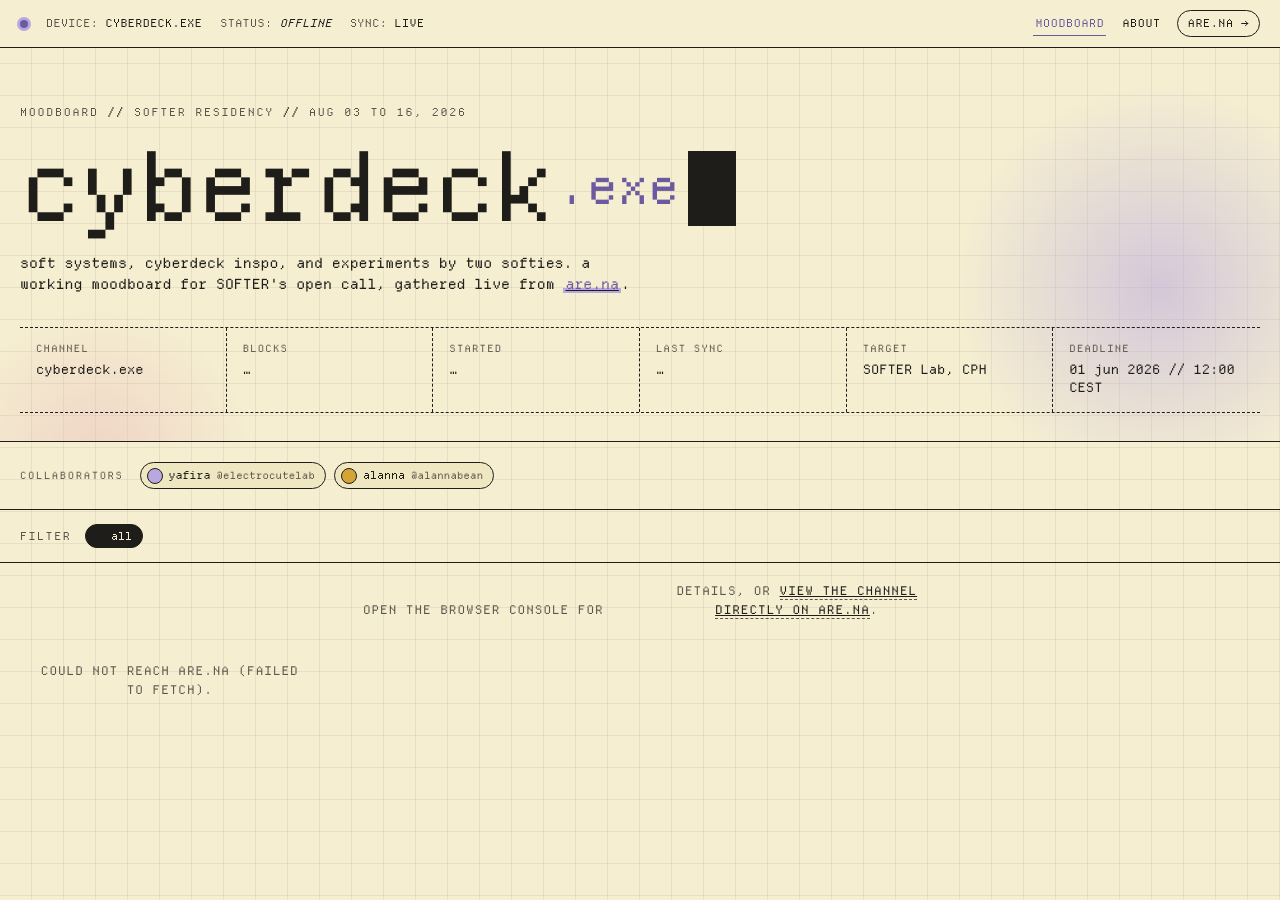
<file: index.html>
<!doctype html>
<html lang="en">
  <head>
    <meta charset="utf-8" />
    <meta
      name="viewport"
      content="width=device-width, initial-scale=1, viewport-fit=cover"
    />
    <title>cyberdeck.exe / moodboard</title>
    <meta
      name="description"
      content="incoming ~ soft systems, cyberdeck inspo, and experiments by two softies. a moodboard by yafira & alanna for SOFTER's cyberdeck residency open call."
    />
    <meta property="og:title" content="cyberdeck.exe // moodboard" />
    <meta
      property="og:description"
      content="incoming ~ soft systems, cyberdeck inspo, and experiments by two softies"
    />

    <link rel="preconnect" href="https://fonts.googleapis.com" />
    <link rel="preconnect" href="https://fonts.gstatic.com" crossorigin />
    <link
      href="https://fonts.googleapis.com/css2?family=IBM+Plex+Mono:wght@300;400;500;600;700&display=swap"
      rel="stylesheet"
    />

    <link rel="stylesheet" href="style.css" />
  </head>
  <body>
    <!-- top status strip, like a hardware spec header -->
    <div class="spec-strip" role="banner">
      <span class="dot" aria-hidden="true"></span>
      <span><span class="k">device:</span> cyberdeck.exe</span>
      <span
        ><span class="k">status:</span> <em id="status-text">booting</em></span
      >
      <span><span class="k">sync:</span> <span id="sync-time">live</span></span>
      <span class="grow"></span>
      <nav class="nav">
        <a class="nav-link" href="/" aria-current="page">moodboard</a>
        <a class="nav-link" href="/about">about</a>
        <a
          class="nav-link action"
          href="https://www.are.na/yafira/cyberdeck-exe-9tnkemv_c50"
          target="_blank"
          rel="noopener"
          >are.na &rarr;</a
        >
      </nav>
    </div>

    <!-- masthead -->
    <header class="masthead">
      <div class="masthead-inner">
        <div class="crumb">
          moodboard <b>// </b> SOFTER residency <b>// </b> aug 03 to 16, 2026
        </div>
        <h1 class="title">
          cyberdeck<span class="ext">.exe</span
          ><span class="cursor" aria-hidden="true"></span>
        </h1>
        <p class="tagline">
          soft systems, cyberdeck inspo, and experiments by two softies. a
          working moodboard for SOFTER's open call, gathered live from
          <a
            href="https://www.are.na/yafira/cyberdeck-exe-9tnkemv_c50"
            target="_blank"
            rel="noopener"
            ><em>are.na</em></a
          >.
        </p>

        <div class="datasheet" id="datasheet">
          <div class="cell">
            <span class="k">channel</span><span class="v">cyberdeck.exe</span>
          </div>
          <div class="cell">
            <span class="k">blocks</span><span class="v" id="ds-count">…</span>
          </div>
          <div class="cell">
            <span class="k">started</span
            ><span class="v" id="ds-started">…</span>
          </div>
          <div class="cell">
            <span class="k">last sync</span
            ><span class="v" id="ds-updated">…</span>
          </div>
          <div class="cell">
            <span class="k">target</span><span class="v">SOFTER Lab, CPH</span>
          </div>
          <div class="cell">
            <span class="k">deadline</span
            ><span class="v">01 jun 2026 // 12:00 CEST</span>
          </div>
        </div>
      </div>
    </header>

    <!-- collaborators -->
    <div class="collab-row" id="collab-row">
      <span class="label">collaborators</span>
      <a
        class="chip"
        href="https://instagram.com/electrocutelab"
        target="_blank"
        rel="noopener"
      >
        <span class="swatch" style="background: var(--lav)"></span>
        <span class="name">yafira</span>
        <span class="handle">@electrocutelab</span>
      </a>
      <a
        class="chip"
        href="https://instagram.com/alannabean"
        target="_blank"
        rel="noopener"
      >
        <span class="swatch" style="background: var(--mustard)"></span>
        <span class="name">alanna</span>
        <span class="handle">@alannabean</span>
      </a>
    </div>

    <!-- open call brief moved to about.html -->

    <!-- type legend / filters -->
    <div class="legend" id="legend">
      <span class="label">filter</span>
      <button data-type="all" aria-pressed="true">
        <span class="sw" style="background: var(--ink)"></span>all
      </button>
      <span class="count" id="visible-count"></span>
    </div>

    <!-- grid -->
    <main id="grid" class="grid" aria-live="polite">
      <div class="status"><span class="blink">loading channel</span></div>
    </main>

    <script src="script.js"></script>
  </body>
</html>
</file>
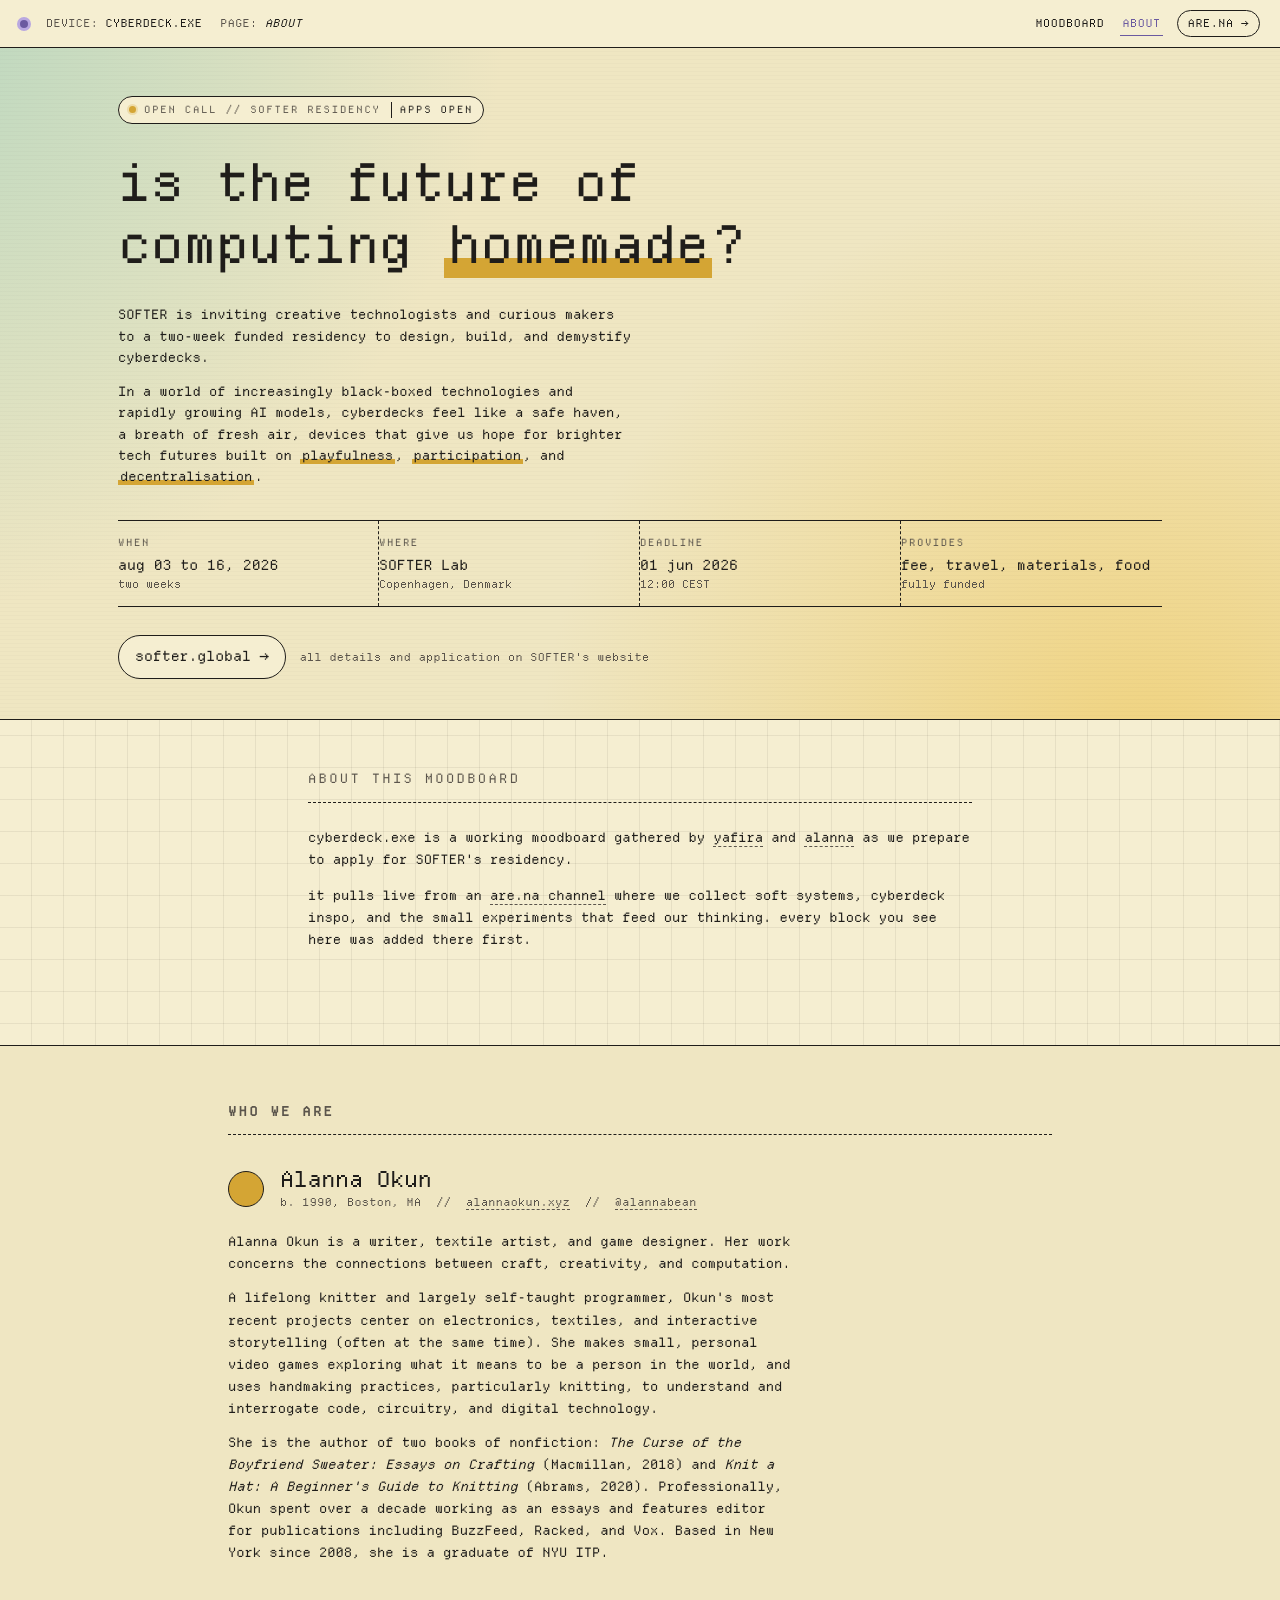
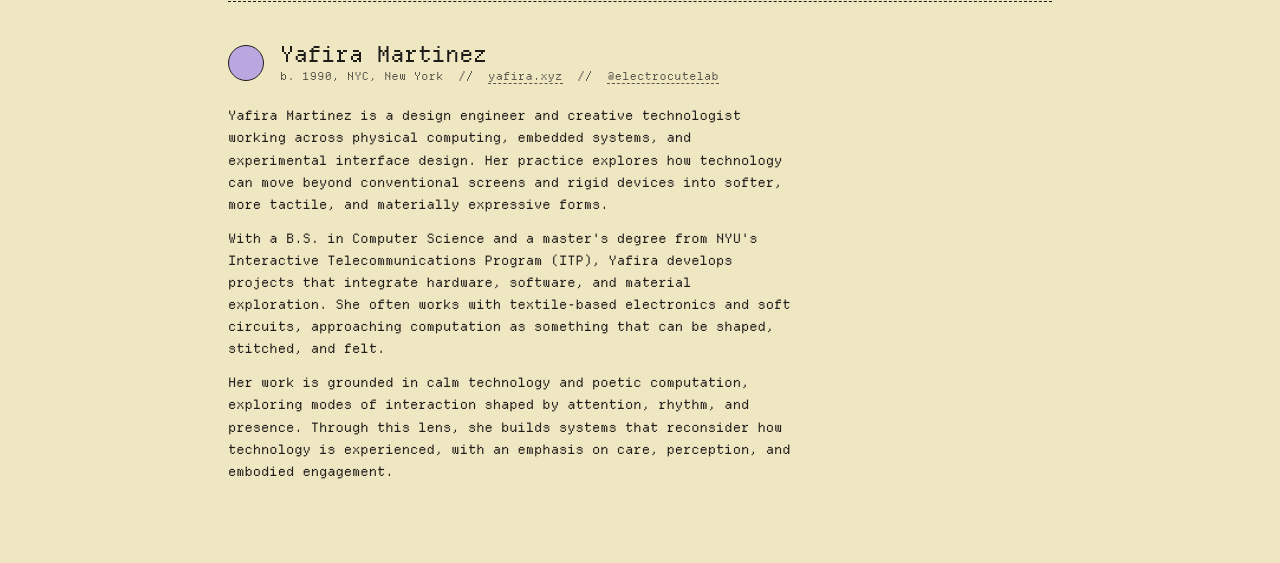
<file: about.html>
<!doctype html>
<html lang="en">
<head>
<meta charset="utf-8" />
<meta name="viewport" content="width=device-width, initial-scale=1, viewport-fit=cover" />
<title>about // cyberdeck.exe</title>
<meta name="description" content="open call: SOFTER residency for cyberdeck design and demystification. cyberdeck.exe is a moodboard by yafira & alanna." />
<meta property="og:title" content="about // cyberdeck.exe" />
<meta property="og:description" content="open call: is the future of computing homemade?" />

<link rel="preconnect" href="https://fonts.googleapis.com">
<link rel="preconnect" href="https://fonts.gstatic.com" crossorigin>
<link href="https://fonts.googleapis.com/css2?family=IBM+Plex+Mono:wght@300;400;500;600;700&display=swap" rel="stylesheet">

<link rel="stylesheet" href="style.css">
</head>
<body class="page-about">

<!-- top status strip -->
<div class="spec-strip" role="banner">
  <span class="dot" aria-hidden="true"></span>
  <span><span class="k">device:</span> cyberdeck.exe</span>
  <span><span class="k">page:</span> <em>about</em></span>
  <span class="grow"></span>
  <nav class="nav">
    <a class="nav-link" href="/">moodboard</a>
    <a class="nav-link" href="/about" aria-current="page">about</a>
    <a class="nav-link action" href="https://www.are.na/yafira/cyberdeck-exe-9tnkemv_c50" target="_blank" rel="noopener">are.na &rarr;</a>
  </nav>
</div>

<!-- open call brief -->
<section class="brief" aria-labelledby="brief-heading">
  <div class="brief-inner">
    <div class="brief-tag">
      <span class="brief-tag-dot"></span>
      <span>open call // SOFTER residency</span>
      <span class="brief-tag-status">apps open</span>
    </div>

    <h1 id="brief-heading" class="brief-question">
      Is the future of computing <em>homemade</em>?
    </h1>

    <div class="brief-prose">
      <p>
        SOFTER is inviting creative technologists and curious makers to a two-week funded
        residency to design, build, and demystify cyberdecks.
      </p>
      <p>
        In a world of increasingly black-boxed technologies and rapidly growing AI models,
        cyberdecks feel like a safe haven, a breath of fresh air, devices that give us hope
        for brighter tech futures built on <b>playfulness</b>, <b>participation</b>, and
        <b>decentralisation</b>.
      </p>
    </div>

    <dl class="brief-specs">
      <div class="brief-spec">
        <dt>when</dt>
        <dd>aug 03 to 16, 2026 <span class="brief-sub">two weeks</span></dd>
      </div>
      <div class="brief-spec">
        <dt>where</dt>
        <dd>SOFTER Lab <span class="brief-sub">Copenhagen, Denmark</span></dd>
      </div>
      <div class="brief-spec">
        <dt>deadline</dt>
        <dd>01 jun 2026 <span class="brief-sub">12:00 CEST</span></dd>
      </div>
      <div class="brief-spec">
        <dt>provides</dt>
        <dd>fee, travel, materials, food <span class="brief-sub">fully funded</span></dd>
      </div>
    </dl>

    <div class="brief-cta">
      <a class="brief-link" href="https://softer.global" target="_blank" rel="noopener">
        softer.global &rarr;
      </a>
      <span class="brief-note">all details and application on SOFTER's website</span>
    </div>
  </div>
</section>

<!-- about this site -->
<section class="about-meta">
  <div class="about-meta-inner">
    <h2 class="about-meta-heading">about this moodboard</h2>
    <p>
      <span class="lead">cyberdeck.exe</span> is a working moodboard gathered by
      <a href="https://instagram.com/electrocutelab" target="_blank" rel="noopener">yafira</a>
      and
      <a href="https://instagram.com/alannabean" target="_blank" rel="noopener">alanna</a>
      as we prepare to apply for SOFTER's residency.
    </p>
    <p>
      it pulls live from an
      <a href="https://www.are.na/yafira/cyberdeck-exe-9tnkemv_c50" target="_blank" rel="noopener">are.na channel</a>
      where we collect soft systems, cyberdeck inspo, and the small experiments that feed
      our thinking. every block you see here was added there first.
    </p>
  </div>
</section>

<!-- bios -->
<section class="bios">
  <div class="bios-inner">
    <h2 class="bios-heading">who we are</h2>

    <article class="bio">
      <header class="bio-head">
        <span class="swatch" style="background: var(--mustard)"></span>
        <div class="bio-id">
          <h3 class="bio-name">Alanna Okun</h3>
          <p class="bio-meta">b. 1990, Boston, MA &nbsp;//&nbsp; <a href="https://www.alannaokun.xyz" target="_blank" rel="noopener">alannaokun.xyz</a> &nbsp;//&nbsp; <a href="https://instagram.com/alannabean" target="_blank" rel="noopener">@alannabean</a></p>
        </div>
      </header>
      <div class="bio-body">
        <p>Alanna Okun is a writer, textile artist, and game designer. Her work concerns the connections between craft, creativity, and computation.</p>
        <p>A lifelong knitter and largely self-taught programmer, Okun's most recent projects center on electronics, textiles, and interactive storytelling (often at the same time). She makes small, personal video games exploring what it means to be a person in the world, and uses handmaking practices, particularly knitting, to understand and interrogate code, circuitry, and digital technology.</p>
        <p>She is the author of two books of nonfiction: <em>The Curse of the Boyfriend Sweater: Essays on Crafting</em> (Macmillan, 2018) and <em>Knit a Hat: A Beginner's Guide to Knitting</em> (Abrams, 2020). Professionally, Okun spent over a decade working as an essays and features editor for publications including BuzzFeed, Racked, and Vox. Based in New York since 2008, she is a graduate of NYU ITP.</p>
      </div>
    </article>

    <article class="bio">
      <header class="bio-head">
        <span class="swatch" style="background: var(--lav)"></span>
        <div class="bio-id">
          <h3 class="bio-name">Yafira Martinez</h3>
          <p class="bio-meta">b. 1990, NYC, New York &nbsp;//&nbsp; <a href="https://yafira.xyz" target="_blank" rel="noopener">yafira.xyz</a> &nbsp;//&nbsp; <a href="https://instagram.com/electrocutelab" target="_blank" rel="noopener">@electrocutelab</a></p>
        </div>
      </header>
      <div class="bio-body">
        <p>Yafira Martinez is a design engineer and creative technologist working across physical computing, embedded systems, and experimental interface design. Her practice explores how technology can move beyond conventional screens and rigid devices into softer, more tactile, and materially expressive forms.</p>
        <p>With a B.S. in Computer Science and a master's degree from NYU's Interactive Telecommunications Program (ITP), Yafira develops projects that integrate hardware, software, and material exploration. She often works with textile-based electronics and soft circuits, approaching computation as something that can be shaped, stitched, and felt.</p>
        <p>Her work is grounded in calm technology and poetic computation, exploring modes of interaction shaped by attention, rhythm, and presence. Through this lens, she builds systems that reconsider how technology is experienced, with an emphasis on care, perception, and embodied engagement.</p>
      </div>
    </article>
  </div>
</section>

</body>
</html>
</file>
<file: style.css>
/* Departure Mono by Helena Zhang, SIL OFL license.
     Download from https://departuremono.com and drop the files into ./fonts/ */
@font-face {
  font-family: "Departure Mono";
  src:
    url("fonts/DepartureMono-Regular.woff2") format("woff2"),
    url("fonts/DepartureMono-Regular.otf") format("opentype");
  font-weight: 400;
  font-style: normal;
  font-display: swap;
}

:root {
  --bg: #f5eed1; /* mac beige, pushed pastel yellow */
  --paper: #efe6c2; /* paper card, slightly deeper */
  --ink: #1f1d1a; /* near-black ink */
  --ink-soft: #5b554c;
  --rule: #1f1d1a;
  --lav: #b9a8e0;
  --lav-deep: #6b5aa0;
  --blush: #e8b3b6;
  --mint: #b5d6bf;
  --butter: #f0d27c;
  --sky: #a9c6e0;
  --peach: #ebbf9b;
  --mustard: #d4a534;
  --grid-line: rgba(31, 29, 26, 0.07);
}
* {
  box-sizing: border-box;
}
html,
body {
  margin: 0;
  padding: 0;
}
body {
  background: var(--bg);
  color: var(--ink);
  font-family: "Departure Mono", "IBM Plex Mono", ui-monospace, monospace;
  font-size: 13px;
  line-height: 1.55;
  -webkit-font-smoothing: antialiased;
  text-rendering: geometricPrecision;
  background-image:
    linear-gradient(var(--grid-line) 1px, transparent 1px),
    linear-gradient(90deg, var(--grid-line) 1px, transparent 1px);
  background-size: 32px 32px;
  background-position: -1px -1px;
}

::selection {
  background: var(--lav);
  color: var(--ink);
}

a {
  color: inherit;
}

/* top spec strip */
.spec-strip {
  border-bottom: 1.5px solid var(--rule);
  padding: 10px 20px;
  display: flex;
  gap: 18px;
  align-items: center;
  flex-wrap: wrap;
  font-size: 11px;
  letter-spacing: 0.04em;
  text-transform: uppercase;
  background: var(--bg);
  position: sticky;
  top: 0;
  z-index: 50;
  backdrop-filter: blur(8px);
}
.spec-strip .dot {
  width: 8px;
  height: 8px;
  border-radius: 50%;
  background: var(--lav-deep);
  box-shadow: 0 0 0 3px var(--lav);
  animation: pulse 2.4s ease-in-out infinite;
}
@keyframes pulse {
  0%,
  100% {
    box-shadow: 0 0 0 3px var(--lav);
  }
  50% {
    box-shadow: 0 0 0 6px transparent;
  }
}
.spec-strip span.k {
  color: var(--ink-soft);
}
.spec-strip .grow {
  flex: 1;
}

.nav {
  display: inline-flex;
  align-items: center;
  gap: 14px;
}
.nav-link {
  text-decoration: none;
  color: var(--ink);
  font-size: 11px;
  letter-spacing: 0.06em;
  text-transform: uppercase;
  padding: 3px 2px;
  border-bottom: 1.5px solid transparent;
  transition:
    border-color 0.15s,
    color 0.15s;
}
.nav-link:hover {
  border-bottom-color: var(--ink);
}
.nav-link[aria-current="page"] {
  border-bottom-color: var(--lav-deep);
  color: var(--lav-deep);
  font-weight: 500;
}
.nav-link.action {
  padding: 4px 10px;
  border: 1px solid var(--rule);
  border-radius: 999px;
  transition:
    background 0.2s,
    color 0.2s;
}
.nav-link.action:hover {
  background: var(--ink);
  color: var(--bg);
  border-color: var(--ink);
}

/* masthead */
.masthead {
  padding: 56px 20px 28px;
  border-bottom: 1.5px solid var(--rule);
  position: relative;
  overflow: hidden;
}
.masthead::before {
  content: "";
  position: absolute;
  top: 0;
  right: -120px;
  width: 480px;
  height: 480px;
  background: radial-gradient(circle at center, var(--lav) 0%, transparent 60%);
  opacity: 0.55;
  pointer-events: none;
}
.masthead::after {
  content: "";
  position: absolute;
  bottom: -200px;
  left: -80px;
  width: 360px;
  height: 360px;
  background: radial-gradient(
    circle at center,
    var(--blush) 0%,
    transparent 60%
  );
  opacity: 0.45;
  pointer-events: none;
}
.masthead-inner {
  position: relative;
  z-index: 1;
  max-width: 1400px;
  margin: 0 auto;
}

.crumb {
  font-size: 11px;
  letter-spacing: 0.16em;
  text-transform: uppercase;
  color: var(--ink-soft);
  margin-bottom: 18px;
}
.crumb b {
  color: var(--ink);
  font-weight: 500;
}

h1.title {
  font-family: "Departure Mono", "IBM Plex Mono", monospace;
  font-weight: 400;
  font-size: clamp(40px, 7.5vw, 116px);
  line-height: 1;
  letter-spacing: -0.02em;
  margin: 0 0 18px;
  color: var(--ink);
  text-transform: lowercase;
}
h1.title .ext {
  font-family: "Departure Mono", "IBM Plex Mono", monospace;
  font-weight: 400;
  font-size: 0.5em;
  letter-spacing: 0;
  vertical-align: 0.35em;
  color: var(--lav-deep);
  margin-left: 4px;
}
h1.title .cursor {
  display: inline-block;
  width: 0.5em;
  height: 0.78em;
  background: var(--ink);
  vertical-align: -0.05em;
  margin-left: 0.1em;
  animation: blink 1.1s steps(2, end) infinite;
}
@keyframes blink {
  50% {
    opacity: 0;
  }
}

.tagline {
  max-width: 640px;
  font-size: 14px;
  line-height: 1.5;
  color: var(--ink);
}
.tagline em {
  font-family: "Departure Mono", "IBM Plex Mono", monospace;
  font-style: normal;
  font-weight: 400;
  color: var(--lav-deep);
  background: linear-gradient(
    0deg,
    var(--lav) 0%,
    var(--lav) 30%,
    transparent 30%
  );
  padding: 0 2px;
}

/* datasheet (specs grid) */
.datasheet {
  display: grid;
  grid-template-columns: repeat(auto-fit, minmax(160px, 1fr));
  border-top: 1px dashed var(--rule);
  border-bottom: 1px dashed var(--rule);
  margin-top: 32px;
}
.datasheet .cell {
  padding: 14px 16px;
  border-right: 1px dashed var(--rule);
  font-size: 11px;
  line-height: 1.45;
}
.datasheet .cell:last-child {
  border-right: none;
}
.datasheet .cell .k {
  display: block;
  color: var(--ink-soft);
  letter-spacing: 0.12em;
  text-transform: uppercase;
  font-size: 10px;
  margin-bottom: 4px;
}
.datasheet .cell .v {
  color: var(--ink);
  font-weight: 500;
  font-size: 13px;
}
@media (max-width: 720px) {
  .datasheet {
    grid-template-columns: repeat(2, 1fr);
  }
  .datasheet .cell:nth-child(2n) {
    border-right: none;
  }
  .datasheet .cell {
    border-bottom: 1px dashed var(--rule);
  }
  .datasheet .cell:nth-last-child(-n + 2) {
    border-bottom: none;
  }
}

/* collaborator chips */
.collab-row {
  display: flex;
  gap: 8px;
  flex-wrap: wrap;
  padding: 20px;
  border-bottom: 1.5px solid var(--rule);
  align-items: center;
}
.collab-row .label {
  font-size: 10px;
  text-transform: uppercase;
  letter-spacing: 0.16em;
  color: var(--ink-soft);
  margin-right: 8px;
}
.chip {
  display: inline-flex;
  align-items: center;
  gap: 6px;
  padding: 4px 10px 4px 6px;
  border: 1px solid var(--rule);
  border-radius: 999px;
  font-size: 11px;
  text-decoration: none;
  background: var(--paper);
  transition: transform 0.15s;
}
.chip:hover {
  transform: translate(-1px, -1px);
  box-shadow: 2px 2px 0 var(--rule);
}
.chip .swatch {
  width: 16px;
  height: 16px;
  border-radius: 50%;
  border: 1px solid var(--rule);
  flex-shrink: 0;
}
.chip .handle {
  color: var(--ink-soft);
  font-size: 10px;
  letter-spacing: 0.02em;
}
.chip .name {
  color: var(--ink);
}

/* open call brief */
.brief {
  border-bottom: 1.5px solid var(--rule);
  padding: 0;
  position: relative;
  background:
    radial-gradient(circle at 90% 110%, var(--butter) 0%, transparent 45%),
    radial-gradient(circle at -10% -10%, var(--mint) 0%, transparent 40%),
    var(--paper);
  overflow: hidden;
}
.brief::before {
  /* faint scanline texture, very soft */
  content: "";
  position: absolute;
  inset: 0;
  background-image: repeating-linear-gradient(
    0deg,
    transparent 0 3px,
    rgba(31, 29, 26, 0.018) 3px 4px
  );
  pointer-events: none;
}
.brief-inner {
  position: relative;
  max-width: 1100px;
  margin: 0 auto;
  padding: 48px 28px 40px;
}

.brief-tag {
  display: inline-flex;
  align-items: center;
  gap: 8px;
  font-size: 10px;
  text-transform: uppercase;
  letter-spacing: 0.18em;
  color: var(--ink-soft);
  border: 1px solid var(--rule);
  background: var(--bg);
  padding: 5px 10px;
  border-radius: 999px;
  margin-bottom: 28px;
}
.brief-tag-dot {
  width: 7px;
  height: 7px;
  border-radius: 50%;
  background: var(--mustard);
  box-shadow: 0 0 0 2px rgba(212, 165, 52, 0.25);
}
.brief-tag-status {
  color: var(--ink);
  font-weight: 500;
  border-left: 1px solid var(--rule);
  padding-left: 8px;
  margin-left: 2px;
}

.brief-question {
  font-family: "Departure Mono", "IBM Plex Mono", monospace;
  font-weight: 400;
  font-size: clamp(28px, 4.5vw, 52px);
  line-height: 1.2;
  letter-spacing: -0.01em;
  color: var(--ink);
  margin: 0 0 28px;
  max-width: 22ch;
  text-transform: lowercase;
}
.brief-question em {
  font-style: normal;
  color: var(--ink);
  font-weight: 400;
  background: linear-gradient(
    0deg,
    var(--mustard) 0%,
    var(--mustard) 30%,
    transparent 30%
  );
  padding: 0 4px;
}

.brief-prose {
  max-width: 62ch;
  font-size: 13px;
  line-height: 1.65;
  color: var(--ink);
  margin-bottom: 32px;
}
.brief-prose p {
  margin: 0 0 12px;
}
.brief-prose p:last-child {
  margin-bottom: 0;
}
.brief-prose b {
  font-weight: 500;
  color: var(--ink);
  background: linear-gradient(
    0deg,
    var(--mustard) 0%,
    var(--mustard) 30%,
    transparent 30%
  );
  padding: 0 2px;
}

.brief-specs {
  display: grid;
  grid-template-columns: repeat(4, 1fr);
  gap: 0;
  margin: 0 0 28px;
  border-top: 1px solid var(--rule);
  border-bottom: 1px solid var(--rule);
}
.brief-spec {
  padding: 14px 16px 14px 0;
  border-right: 1px dashed var(--rule);
}
.brief-spec:last-child {
  border-right: none;
  padding-right: 0;
}
.brief-spec dt {
  font-size: 10px;
  text-transform: uppercase;
  letter-spacing: 0.16em;
  color: var(--ink-soft);
  margin-bottom: 6px;
}
.brief-spec dd {
  margin: 0;
  font-size: 14px;
  font-weight: 500;
  color: var(--ink);
  line-height: 1.35;
}
.brief-sub {
  display: block;
  font-size: 11px;
  font-weight: 400;
  color: var(--ink-soft);
  margin-top: 2px;
  letter-spacing: 0;
  text-transform: none;
}
@media (max-width: 800px) {
  .brief-specs {
    grid-template-columns: repeat(2, 1fr);
  }
  .brief-spec:nth-child(2) {
    border-right: none;
  }
  .brief-spec:nth-child(-n + 2) {
    border-bottom: 1px dashed var(--rule);
  }
  .brief-spec {
    padding-right: 16px;
  }
}
@media (max-width: 480px) {
  .brief-specs {
    grid-template-columns: 1fr;
  }
  .brief-spec {
    border-right: none;
    border-bottom: 1px dashed var(--rule);
    padding-right: 0;
  }
  .brief-spec:last-child {
    border-bottom: none;
  }
}

.brief-cta {
  display: flex;
  flex-wrap: wrap;
  align-items: baseline;
  gap: 14px;
}
.brief-link {
  font-family: "Departure Mono", "IBM Plex Mono", monospace;
  font-size: 14px;
  font-weight: 500;
  color: var(--ink);
  text-decoration: none;
  border: 1.5px solid var(--rule);
  background: var(--bg);
  padding: 10px 16px;
  border-radius: 999px;
  transition:
    transform 0.15s,
    box-shadow 0.15s;
}
.brief-link:hover {
  transform: translate(-2px, -2px);
  box-shadow: 3px 3px 0 var(--rule);
  background: var(--mustard);
}
.brief-note {
  font-size: 11px;
  color: var(--ink-soft);
  letter-spacing: 0.04em;
}

/* about page: meta section */
.about-meta {
  padding: 0;
}
.about-meta-inner {
  max-width: 720px;
  margin: 0 auto;
  padding: 48px 28px 80px;
  font-size: 13px;
  line-height: 1.7;
  color: var(--ink);
}
.about-meta-heading {
  font-family: "Departure Mono", "IBM Plex Mono", monospace;
  font-style: normal;
  font-weight: 400;
  font-size: 13px;
  text-transform: uppercase;
  letter-spacing: 0.18em;
  color: var(--ink-soft);
  margin: 0 0 24px;
  padding-bottom: 12px;
  border-bottom: 1px dashed var(--rule);
}
.about-meta-inner p {
  margin: 0 0 14px;
}
.about-meta-inner .lead {
  font-weight: 500;
  color: var(--ink);
}
.about-meta-inner a {
  color: var(--ink);
  text-decoration: none;
  border-bottom: 1px dashed var(--ink-soft);
  transition:
    color 0.15s,
    border-color 0.15s;
}
.about-meta-inner a:hover {
  color: var(--lav-deep);
  border-bottom-color: var(--lav-deep);
}

/* bios */
.bios {
  border-top: 1.5px solid var(--rule);
  padding: 0;
  background: var(--paper);
}
.bios-inner {
  max-width: 880px;
  margin: 0 auto;
  padding: 56px 28px 80px;
}
.bios-heading {
  font-family: "Departure Mono", "IBM Plex Mono", monospace;
  font-size: 13px;
  text-transform: uppercase;
  letter-spacing: 0.18em;
  color: var(--ink-soft);
  margin: 0 0 32px;
  padding-bottom: 12px;
  border-bottom: 1px dashed var(--rule);
}

.bio {
  margin: 0 0 40px;
  padding: 0 0 36px;
  border-bottom: 1px dashed var(--rule);
}
.bio:last-child {
  border-bottom: none;
  margin-bottom: 0;
  padding-bottom: 0;
}

.bio-head {
  display: flex;
  align-items: center;
  gap: 16px;
  margin-bottom: 20px;
}
.bio-head .swatch {
  width: 36px;
  height: 36px;
  border-radius: 50%;
  border: 1.5px solid var(--rule);
  flex-shrink: 0;
}
.bio-id {
  display: flex;
  flex-direction: column;
  gap: 2px;
  min-width: 0;
}
.bio-name {
  font-family: "Departure Mono", "IBM Plex Mono", monospace;
  font-size: 22px;
  font-weight: 400;
  color: var(--ink);
  margin: 0;
  letter-spacing: -0.01em;
  line-height: 1.1;
}
.bio-meta {
  font-family: "Departure Mono", "IBM Plex Mono", monospace;
  font-size: 11px;
  color: var(--ink-soft);
  letter-spacing: 0.04em;
  margin: 0;
  line-height: 1.6;
}
.bio-meta a {
  color: var(--ink-soft);
  text-decoration: none;
  border-bottom: 1px dashed var(--ink-soft);
  transition:
    color 0.15s,
    border-color 0.15s;
}
.bio-meta a:hover {
  color: var(--lav-deep);
  border-bottom-color: var(--lav-deep);
}

.bio-body {
  font-size: 13px;
  line-height: 1.7;
  color: var(--ink);
  max-width: 68ch;
}
.bio-body p {
  margin: 0 0 12px;
}
.bio-body p:last-child {
  margin-bottom: 0;
}
.bio-body em {
  font-style: italic;
  color: var(--ink);
}

/* legend / type filters */
.legend {
  display: flex;
  gap: 6px;
  flex-wrap: wrap;
  padding: 14px 20px;
  border-bottom: 1.5px solid var(--rule);
  align-items: center;
  font-size: 11px;
}
.legend .label {
  text-transform: uppercase;
  letter-spacing: 0.14em;
  color: var(--ink-soft);
  margin-right: 8px;
}
.legend button {
  font-family: inherit;
  font-size: 11px;
  border: 1px solid var(--rule);
  background: var(--paper);
  color: var(--ink);
  padding: 4px 10px;
  cursor: pointer;
  border-radius: 999px;
  display: inline-flex;
  align-items: center;
  gap: 6px;
  transition:
    background 0.15s,
    color 0.15s;
}
.legend button .sw {
  width: 9px;
  height: 9px;
  border-radius: 50%;
  border: 1px solid var(--rule);
}
.legend button[aria-pressed="true"] {
  background: var(--ink);
  color: var(--bg);
}
.legend .count {
  margin-left: auto;
  color: var(--ink-soft);
  font-size: 11px;
  letter-spacing: 0.04em;
}

/* grid */
.grid {
  column-count: 4;
  column-gap: 14px;
  padding: 20px;
  max-width: 1600px;
  margin: 0 auto;
}
@media (max-width: 1200px) {
  .grid {
    column-count: 3;
  }
}
@media (max-width: 800px) {
  .grid {
    column-count: 2;
  }
}
@media (max-width: 480px) {
  .grid {
    column-count: 1;
  }
}

.card {
  break-inside: avoid;
  margin-bottom: 14px;
  background: var(--paper);
  border: 1px solid var(--rule);
  border-radius: 6px;
  overflow: hidden;
  position: relative;
  transition:
    transform 0.18s ease,
    box-shadow 0.18s ease;
  display: block;
  text-decoration: none;
  color: inherit;
  opacity: 0;
  animation: fadein 0.5s ease forwards;
}
@keyframes fadein {
  from {
    opacity: 0;
    transform: translateY(8px);
  }
  to {
    opacity: 1;
    transform: translateY(0);
  }
}
.card:hover {
  transform: translate(-2px, -2px);
  box-shadow: 4px 4px 0 var(--rule);
}

.card-head {
  display: flex;
  align-items: center;
  gap: 6px;
  padding: 6px 8px;
  border-bottom: 1px solid var(--rule);
  font-size: 10px;
  letter-spacing: 0.08em;
  text-transform: uppercase;
  background: var(--bg);
}
.card-head .type-dot {
  width: 8px;
  height: 8px;
  border-radius: 50%;
  border: 1px solid var(--rule);
  flex-shrink: 0;
}
.card-head .type-label {
  color: var(--ink-soft);
}
.card-head .pos {
  margin-left: auto;
  color: var(--ink-soft);
  font-variant-numeric: tabular-nums;
}

.card-media {
  display: block;
  width: 100%;
  height: auto;
  background: var(--bg);
}
.card-media img {
  display: block;
  width: 100%;
  height: auto;
}

.card-body {
  padding: 10px 12px;
  font-size: 12px;
  line-height: 1.5;
}
.card-body .title-line {
  font-weight: 500;
  color: var(--ink);
  margin-bottom: 4px;
}
.card-body .meta {
  color: var(--ink-soft);
  font-size: 10px;
  letter-spacing: 0.04em;
  text-transform: uppercase;
  margin-top: 6px;
  display: flex;
  gap: 8px;
  flex-wrap: wrap;
}
.card-body .desc {
  color: var(--ink-soft);
  font-size: 11px;
  line-height: 1.45;
}

.text-block .card-body {
  padding: 14px;
  font-family: "Departure Mono", "IBM Plex Mono", monospace;
  font-size: 12px;
  line-height: 1.55;
  color: var(--ink);
}
.text-block .card-body .meta {
  font-family: "Departure Mono", "IBM Plex Mono", monospace;
}

.link-favicon {
  width: 12px;
  height: 12px;
  border-radius: 2px;
  border: 1px solid var(--rule);
  display: inline-block;
  vertical-align: -2px;
  margin-right: 4px;
}

/* type swatches */
.t-Image {
  background: var(--lav);
}
.t-Link {
  background: var(--sky);
}
.t-Text {
  background: var(--butter);
}
.t-Media {
  background: var(--peach);
}
.t-Attachment {
  background: var(--mint);
}
.t-Channel {
  background: var(--blush);
}

/* loading & error */
.status {
  padding: 80px 20px;
  text-align: center;
  color: var(--ink-soft);
  font-size: 12px;
  letter-spacing: 0.08em;
  text-transform: uppercase;
}
.status .blink {
  animation: blink 1.1s steps(2, end) infinite;
}
</file>
